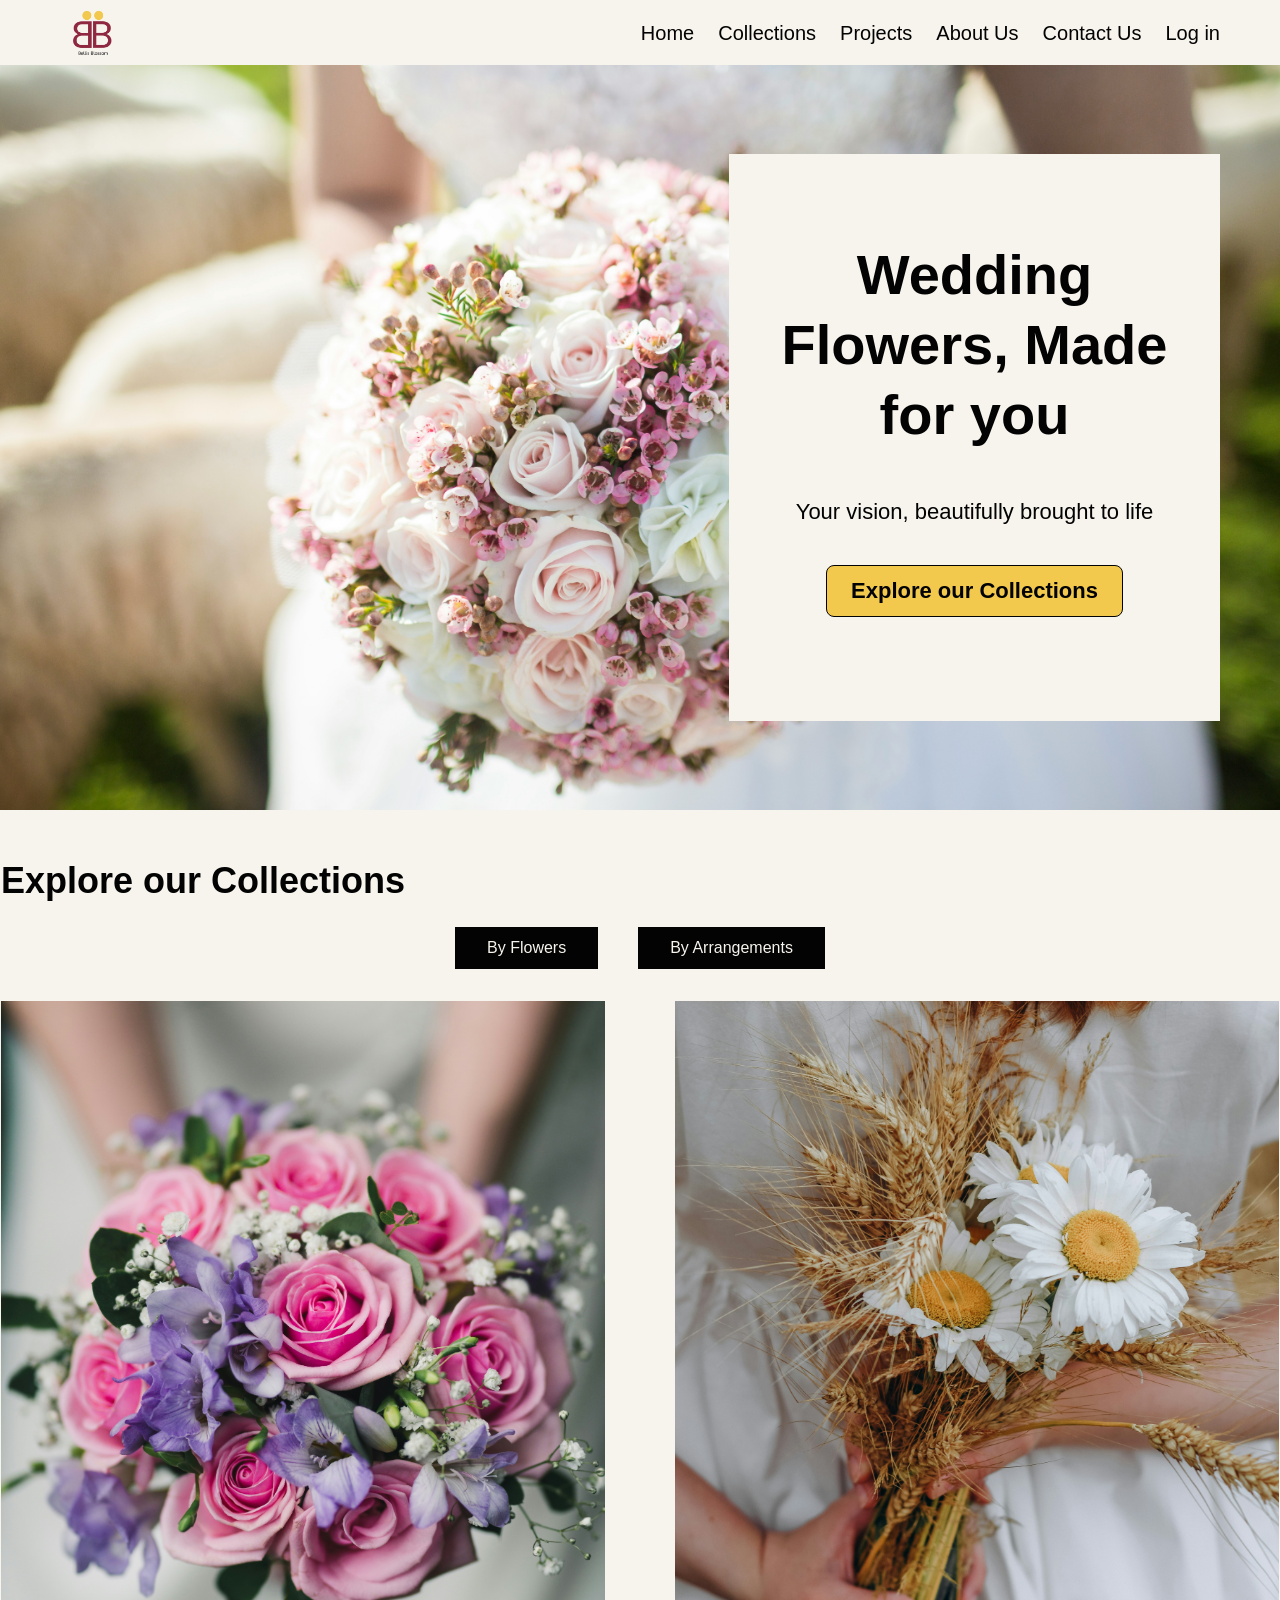
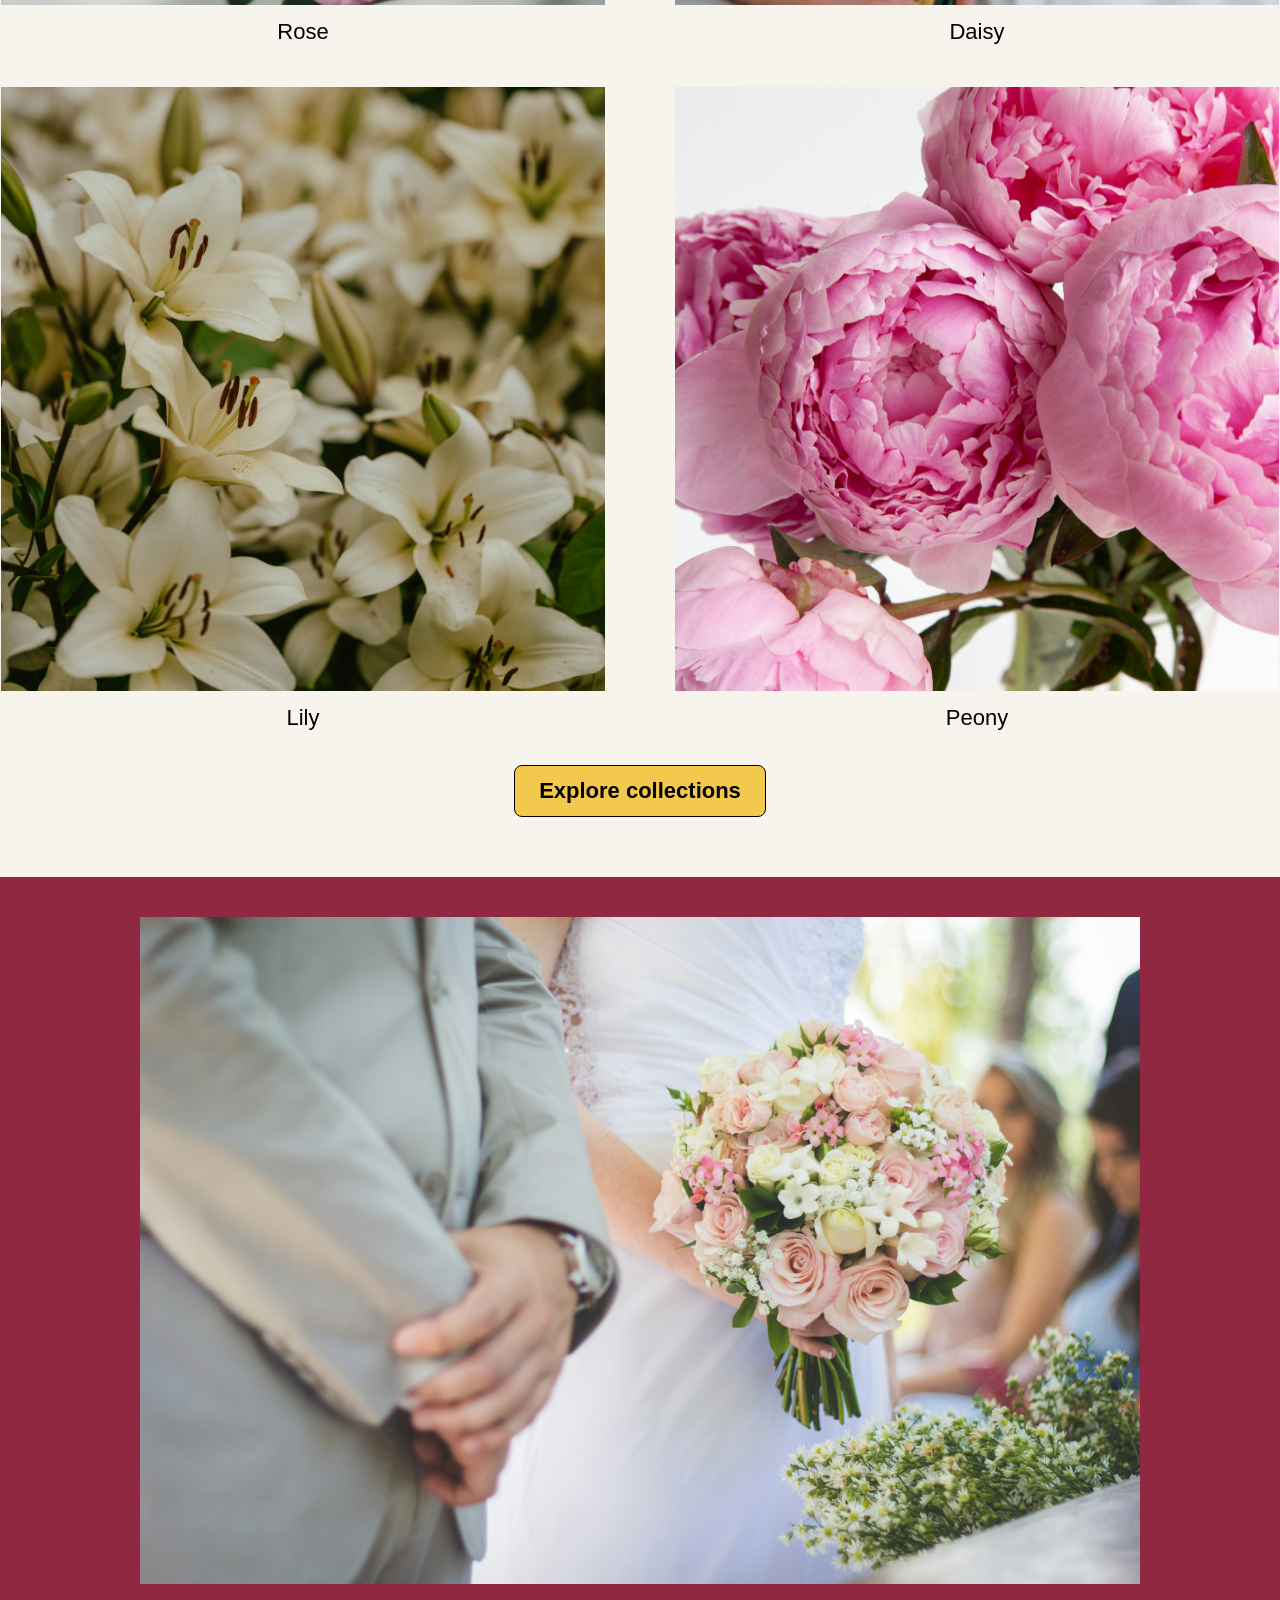
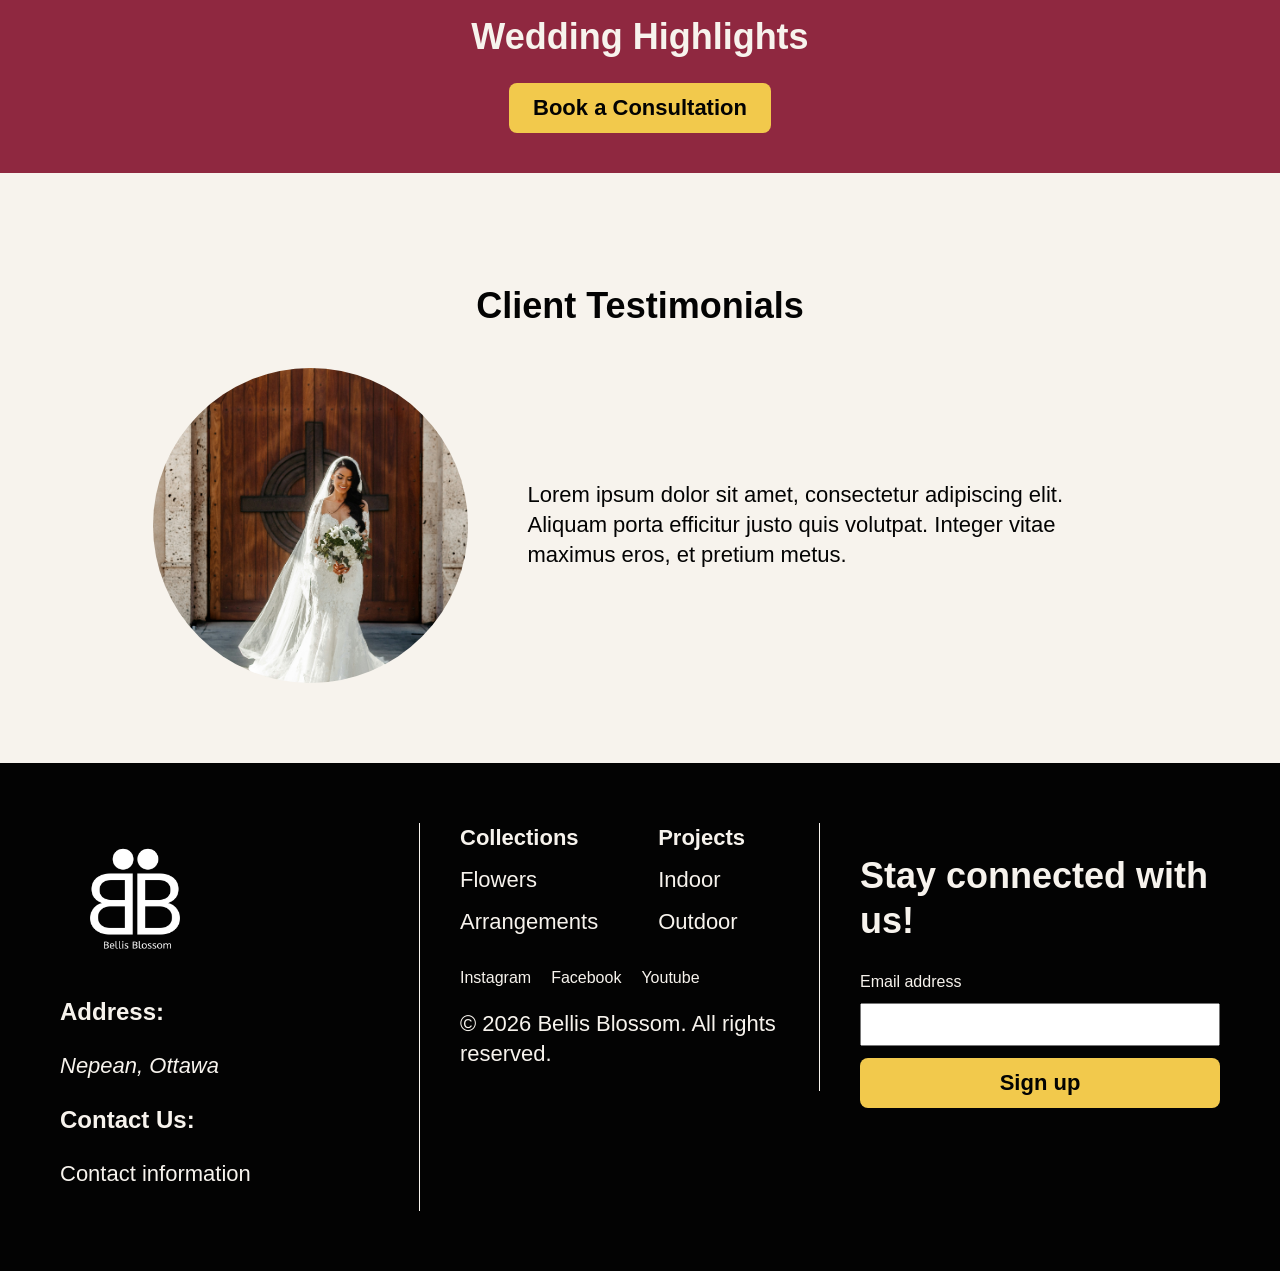
<file: index.html>
<!DOCTYPE html>
<html lang="en">
<head>
    <meta charset="UTF-8">
    <meta name="viewport" content="width=device-width, initial-scale=1.0">
    <title>Assignment 7: Contact Form and Data Table</title>
    <link rel="stylesheet" href="css/styles.css">
</head>
<body>
    <a href="#main" class="skip-link">Skip to main content</a>

    <header class="site-header">
        <div class="logo">
            <img src="images/BB-logo-color.jpg" alt="Bellis Blossom Logo with Colour">
        </div>
       
        <nav class="nav" aria-label="main navigation">
            <a href="index.html">Home</a>
            <a href="#">Collections</a>
            <a href="#">Projects</a>
            <a href="#">About Us</a>
            <a href="contact.html">Contact Us</a>
            <a href="#">Log in</a>
        </nav>     
    </header>

    <main id="main">
        <section class="hero-section">
             <img class="hero-image" src="images/hero.jpg"alt="Bride holding a wedding flower bouquet">
             
        <div class="hero-content">
             <h1>Wedding Flowers, Made for you</h1>
                <p>Your vision, beautifully brought to life</p>
                <a href="collections.html">Explore our Collections</a>
                <!--Carousel indicators-->
        </div>
        </section>

        <!--Collection Section-->
         <section class="collection-section">
            <h2 id="collections">Explore our Collections</h2>
            <div class="collection-buttons">
                <a href="collections.html">By Flowers</a>
                <a href="arrangements.html">By Arrangements</a>
            </div>
            <ul class="collections-grid">
                <li class="flower-card">
                    <a href="rose.html">
                    <img class="rose-image" src="images/rose.jpg" alt="Bride holding a bouquet of pink and purple roses">
                    Rose
                    </a>
                </li>
                
                <li class="flower-card">
                    <a href="collections.html">
                    <img class="daisy-image" src="images/daisy.jpg" alt="Woman holding a bouquet of daisies behind her back">
                    Daisy
                    </a>
                </li>

                <li class="flower-card">
                    <a href="collections.html">
                    <img class="lily-image" src="images/lily.jpg" alt="Close-up of a white lily flower">
                    Lily
                    </a>
                </li>
                
                <li class="flower-card">
                    <a href="collections.html">
                    <img class="peony-image" src="images/peony.jpg" alt="Close-up of a pink peony flower">
                    Peony
                    </a>
                </li>
            </ul>
             <a class="collections-cta" href="collections.html">Explore collections</a>
        </section>
                
        <!--Wedding Highlights video section-->
        <section class="wedding-highlights-section">
            <div class="video-container">
                <img src="images/wedding-highlights.jpg" alt="Bride and groom holding a wedding bouquet">
            </div>

        <h2 id="highlights">Wedding Highlights</h2>
        <a class="book-consultation" href="contact.html">Book a Consultation</a>
   
        </section>

        <!--Client Testimonials Section-->
        <section class="client-testimonial"> 
            <h2 id="testimonials">Client Testimonials</h2>
              <div class="testimonial-content">
                <img class="testimonial-image" src="images/testimonial.jpg" alt="Wedding couple">
            <blockquote>
                <p>Lorem ipsum dolor sit amet, consectetur adipiscing elit. Aliquam porta efficitur justo quis volutpat. Integer vitae maximus eros, et pretium metus.</p>
            </blockquote>
            <!--Carousel indicators-->
            </div>
        </section>
    </main>

     <footer>
        <div class="footer-row">

            <div class="footer-column">
                <img class="footer-logo"
                 src="images/BB-logo-black.png"
                 alt="Bellis Blossom logo">

                <h3>Address:</h3>
                <address>Nepean, Ottawa</address>  

                <h3>Contact Us:</h3>
            <p>Contact information</p>
        </div>
        
            <div class="footer-column">
                <div class="footer-links">
                    <nav class="footer-nav" aria-label="Collections">
                    <h3>Collections</h3>
                    <a href="#">Flowers</a>
                    <a href="#">Arrangements</a>
                </nav>

                <nav class="footer-nav" aria-label="Projects">
                    <h3>Projects</h3>
                    <a href="#">Indoor</a>
                    <a href="#">Outdoor</a>
                </nav>
            </div>

            <div class="socialmedia">
                <a href="#">Instagram</a>
                <a href="#">Facebook</a>
                <a href="#">Youtube</a>
            </div>

            <p>&copy; 2026 Bellis Blossom. All rights reserved.</p>
        </div>

        <div class="footer-column">
            <h2>Stay connected with us!</h2>

            <form>
                <label for="email">Email address</label>
                <input type="email" id="email" name="email" autocomplete="email" required>
                <button type="submit">Sign up</button>
            </form>
        </div>

        </div>
    </footer>  
    
</body>
</html>
</file>
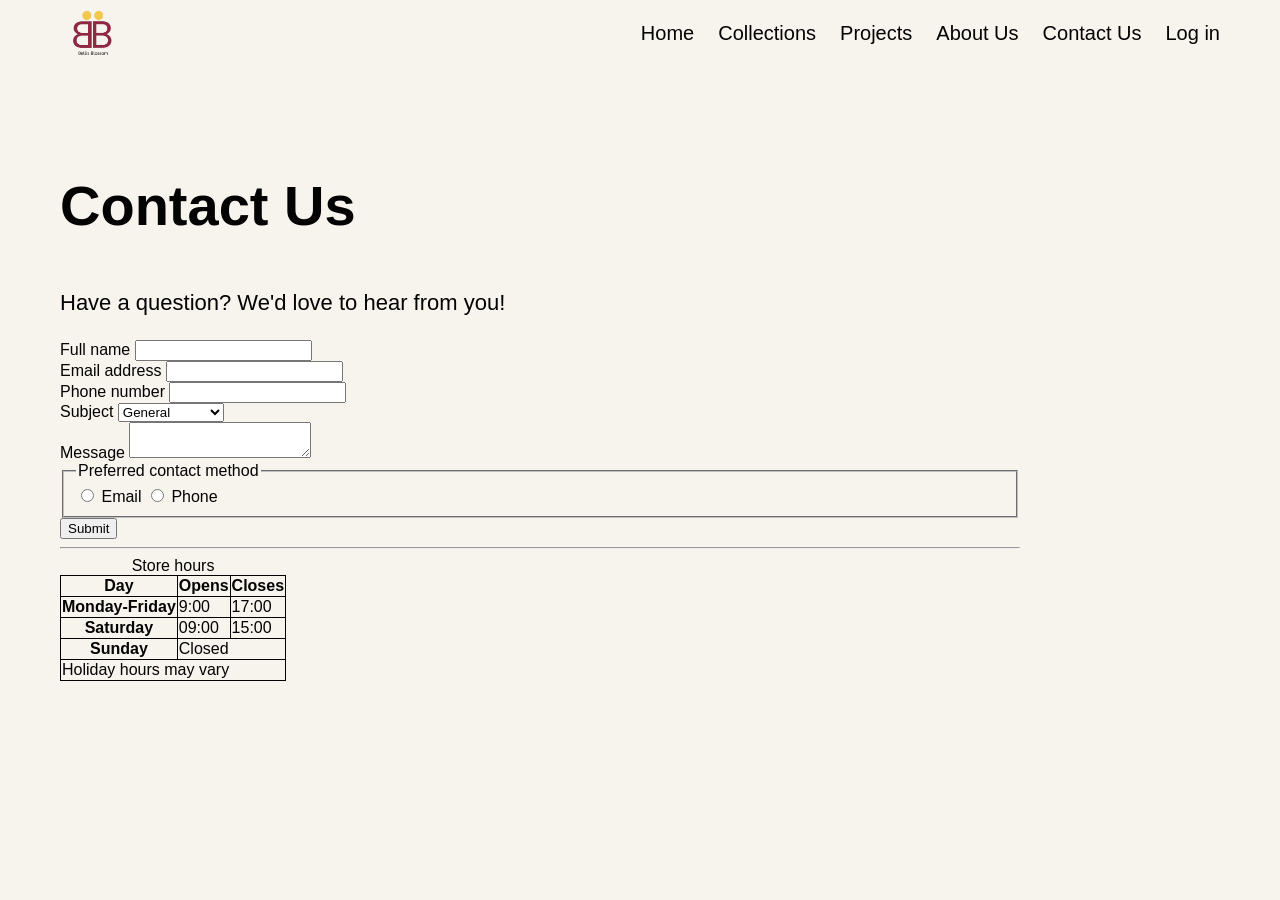
<file: contact.html>
<!DOCTYPE html>
<html lang="en">
<head>
    <meta charset="UTF-8">
    <meta name="viewport" content="width=device-width, initial-scale=1.0">
    <title>Contact Page</title>
    <link rel="stylesheet" href="css/styles.css">
</head>
<body>
    <a href="#main" class="skip-link">Skip to main content</a>

    <header class="site-header">
        <div class="logo">
            <img src="images/BB-logo-color.jpg" alt="Bellis Blossom Logo with Colour">
        </div>
       
        <nav class="nav" aria-label="main navigation">
            <a href="index.html">Home</a>
            <a href="#">Collections</a>
            <a href="#">Projects</a>
            <a href="#">About Us</a>
            <a href="contact.html">Contact Us</a>
            <a href="#">Log in</a>
        </nav>     
    </header>

    <main id="main">
        <section class="contact-section">
            <h1>Contact Us</h1>
                <p>Have a question? We'd love to hear from you!</p>
                <form method="post">
            <div>
                <label for="full-name">Full name</label>
                <input type="text" id="full-name" name="name" autocomplete="name" required>
            </div>

            <div>
                <label for="email">Email address</label>
                <input type="email" id="email" name="email" required>
            </div>

            <div>
                <label for="phone">Phone number</label>
                <input type="tel" id="phone" name="phone" autocomplete="tel">
            </div>

            <div>
            <label for="inquiries">Subject</label>
            <select name="inquiries" id="inquiries">
                <option value="general">General</option>
                <option value="or">Order</option>
                <option value="cm">Custom Order</option>
                <option value="ot">Other</option>
            </select>
            </div>

            <div>
                <label for="message">Message</label>
                <textarea name="message" id="message"></textarea>
            </div>

            <div>
                <fieldset>
                    <legend>Preferred contact method</legend>
                    <input type="radio" id="by-email" name="contact" value="email">
                    <label for="by-email">Email</label>
                    <input type="radio" id="by-phone" name="contact" value="phone">
                    <label for="by-phone">Phone</label>
                </fieldset>
            </div>
            
            <div>
                <button type="submit">Submit</button>
            </div>
                </form>

                <hr>
                <table>
                    <caption>Store hours</caption>
                    <thead>
                        <tr>
                            <th scope="col">Day</th>
                            <th scope="col">Opens</th>
                            <th scope="col">Closes</th>
                        </tr>
                    </thead>
                        <tbody>
                            <tr>
                                <th scope="row">Monday-Friday</th>
                                <td>9:00</td>
                                <td>17:00</td>
                            </tr>
                            <tr>
                                <th scope="row">Saturday</th>
                                <td>09:00</td>
                                <td>15:00</td>
                            </tr>
                            <tr>
                                <th scope="row">Sunday</th>
                                <td colspan="2">Closed</td>
                            </tr>
                        </tbody>
                        
                        <tfoot>
                            <tr>
                                <td colspan="3">Holiday hours may vary</td>
                            </tr>
                        </tfoot>
                </table>
        </section>
    </main>
</body>
</html>
</file>
<file: css/styles.css>
* {
  box-sizing: border-box;
}

/* Grid for the overall page layout */
body {
    display: grid;
    margin: 0;
    font-family: "Heebo", sans-serif;
    color: #030303;
    background-color: #F7F3ED;
    grid-template-areas:
        "header"
        "main"
        "footer";
}

main {
    grid-area: main;
}

footer {
    grid-area: footer;
}

h1, h2, h3 {
    font-family: "Sora", sans-serif;
}

h1 {
    font-size: 56px;
    line-height: 70px;
    font-weight: 700;
}

h2 {
    font-size: 36px;
    line-height: 45px;
    font-weight: 700;
}

h3 {
    font-size: 24px;
    line-height: 30px;
    font-weight: 600;
}

p {
    font-size: 22px;
    line-height: 30px;
}

img {
    max-width: 100%;
    display: block;
}

.site-header {
    grid-area: header;
    display: flex;
    justify-content: space-between;
    align-items: center;
    padding: 0px 60px;
}

.skip-link {
    position: absolute;
    top: -100px;
    left: 10px;
    background-color: white;
    color: #8F2840;
}

.skip-link:focus {
    top: 10px;
}

.logo img {
    max-width: 180px;
    max-height: 65px;
    width: auto;
    height: auto;
}

/* Flexbox to align nav links horizontally */
.nav {
    display:flex;
    align-items: center;
    gap: 24px;
}

.nav a {
    font-family: "Heebo", sans-serif;
    font-size: 20px;
    line-height: 28px;
    font-weight: 500;
    color: #030303;
    text-decoration: none;
}

.nav a:hover, .nav a:focus {
  color: #8F2840;
  text-decoration: underline;
}

.hero-section {
    display: grid;
    grid-template-areas: "hero";
    max-width: 1290px;
    margin: 0 auto;
}

.hero-image {
    grid-area: hero;
    width: 100%;
    height: 745px;
    object-fit: cover;
}

.hero-content {
    grid-area: hero;
    width: 491px;
    height: 567px;
    padding: 40px;
    margin-right: 60px;
    background-color: #F7F3ED;
    text-align: center;
    align-self: center;
    justify-self: end;
    z-index: 1;
}

.hero-content a {
    display: inline-block;
    background-color: #F2C94C;
    color: #030303;
    padding: 12px 24px;
    border: 1px solid #030303;
    border-radius: 8px;
    text-decoration: none;
    font-size: 22px;
    font-weight: 700;
    margin-top: 16px;
}

.hero-section a:hover, .hero-section a:focus {
  color: #8F2840;
  text-decoration: underline;
}

.collection-section {
    display:grid;
    grid-template-columns: repeat(2, 1fr);
    max-width: 1278px;
    width: 100%;
    margin: 0 auto;
    padding: 48px 0 60px;
}

#collections {
    grid-column: 1 / span 2;
}

.collection-section h2 {
    margin: 0 0 24px;
}

/* Grid to arrange flower cards into columns */
.collections-grid {
    display: grid;
    grid-template-columns: repeat(auto-fit, minmax(500px, 1fr));
    grid-column: 1 / span 2;
    gap: 40px 70px;
    list-style: none;
    padding: 0;
    margin: 0;
}

.collection-buttons {
    grid-column: 1 / span 2;
    display: flex;
    justify-content: center;
    gap: 40px;
    margin-bottom: 32px;
}

.collection-buttons a {
    background-color: #030303;
    color: #F7F3ED;
    padding: 12px 32px;
    text-decoration: none;
}

.collections-cta {
    grid-column: 1 / span 2;
    justify-self: center;
    background-color: #F2C94C;
    color: #030303;
    padding: 12px 24px;
    border: 1px solid #030303;
    border-radius: 8px;
    text-decoration: none;
    font-size: 22px;
    font-weight: 700;
    margin-top: 32px;
}

.flower-card {
    min-width: 0;
}

.flower-card img {
    width: 100%;
    aspect-ratio: 1 / 1;
    object-fit: cover;
    margin-bottom: 12px;
}

.flower-card a {
    display: block;
    text-align: center;
    font-size: 22px;
    line-height: 30px;
    color: #030303;
    text-decoration: none;
}

.flower-card a:hover, .flower-card a:focus {
  color: #8F2840;
  text-decoration: underline;
}

.rose-image {
    max-width: 100%;
}

.daisy-image {
    max-width: 100%;
}

.lily-image {
    max-width: 100%;
}

.peony-image {
    max-width: 100%;
}

.wedding-highlights-section {
    background-color: #8F2840;
    color: #F7F3ED;
    text-align: center;
    padding: 40px 0;
}

.video-container {
    max-width: 1000px;
    margin: 0 auto;
}

.video-container img {
    display:block;
    aspect-ratio: 1009 / 673;
    object-fit: cover;
    width: 100%;
}

.wedding-highlights-section h2 {
    margin: 30px 0 24px;
}

#highlights {
    text-align: center;
}

.book-consultation {
    display: inline-block;
    background-color: #F2C94C;
    color: #030303;
    font-size: 22px;
    font-weight: 700;
    text-decoration: none;
    padding: 12px 24px;
    border-radius: 8px;
}

.book-consultation:hover, .book-consultation:focus {
  color: #8F2840;
  text-decoration: underline;
}

.client-testimonial {
    padding: 80px 60px;
    background-color: #F7F3ED;
}

.client-testimonial h2 {
    text-align: center;
    margin-bottom: 40px;
}

.testimonial-content {
    display: flex;
    align-items: center;
    justify-content: center;
    gap: 60px;
}

.testimonial-image {
    width: 315px;
    height: 315px;
    border-radius: 50%;
    object-fit: cover;
    flex-shrink: 0;
}

.testimonial-content blockquote {
    max-width: 600px;
    margin: 0;
}

#testimonials {
    text-align: center;
}

.photo-container {
    display: flex;
    justify-content: center;
    align-items: center;
    height:100px;
    background-color: #F2C94C;
}

/* Flexbox to align the footer columns */
footer {
    grid-area: footer;
    background-color: #030303;
    color: #F7F3ED;
    padding: 60px;
}

.footer-row {
    display: flex;
    justify-content: space-between;
    align-items: flex-start;
    gap: 40px;
}

.footer-column {
    flex: 1 1 200px;
}

.footer-column form {
    display: flex;
    flex-direction: column;
    gap: 12px;
}

.footer-column input {
    padding: 12px;
}

.footer-column button {
    background-color: #F2C94C;
    color: #030303;
    border: none;
    padding: 12px 24px;
    border-radius: 8px;
    font-family: "Heebo", sans-serif;
    font-size: 22px;
    font-weight: 700;
    cursor: pointer;
}


.footer-column:not(:last-child) {
    border-right: 1px solid #F7F3ED;
}

.footer-nav {
    display: flex;
    flex-direction: column;
    gap: 12px;
}

.socialmedia {
    display: flex;
    gap: 20px;
    margin-top: 32px;
}

.footer-nav a,
.socialmedia a {
    color: #F7F3ED;
    text-decoration: none;
}

footer a:hover, footer a:focus {
    color: #8F2840;
    text-decoration: underline;
}

.footer-logo {
    width: 150px;
    height: auto;
}

.footer-links {
    display: flex;
    gap: 60px;
}

.footer-nav h3 {
    font-size: 22px;
    line-height: 30px;
    margin: 0;
}

.footer-nav a {
    font-size: 22px;
    line-height: 30px;
}

.footer-column address {
    font-size: 22px;
    line-height: 30px;
}

/*Contact Us page*/
.contact-section {
    max-width: 1000px;
    margin: 40px;
    padding: 20px;
}

table {
    border-collapse: collapse;
}

th, td {
    border: 1px solid black;
}
</file>
